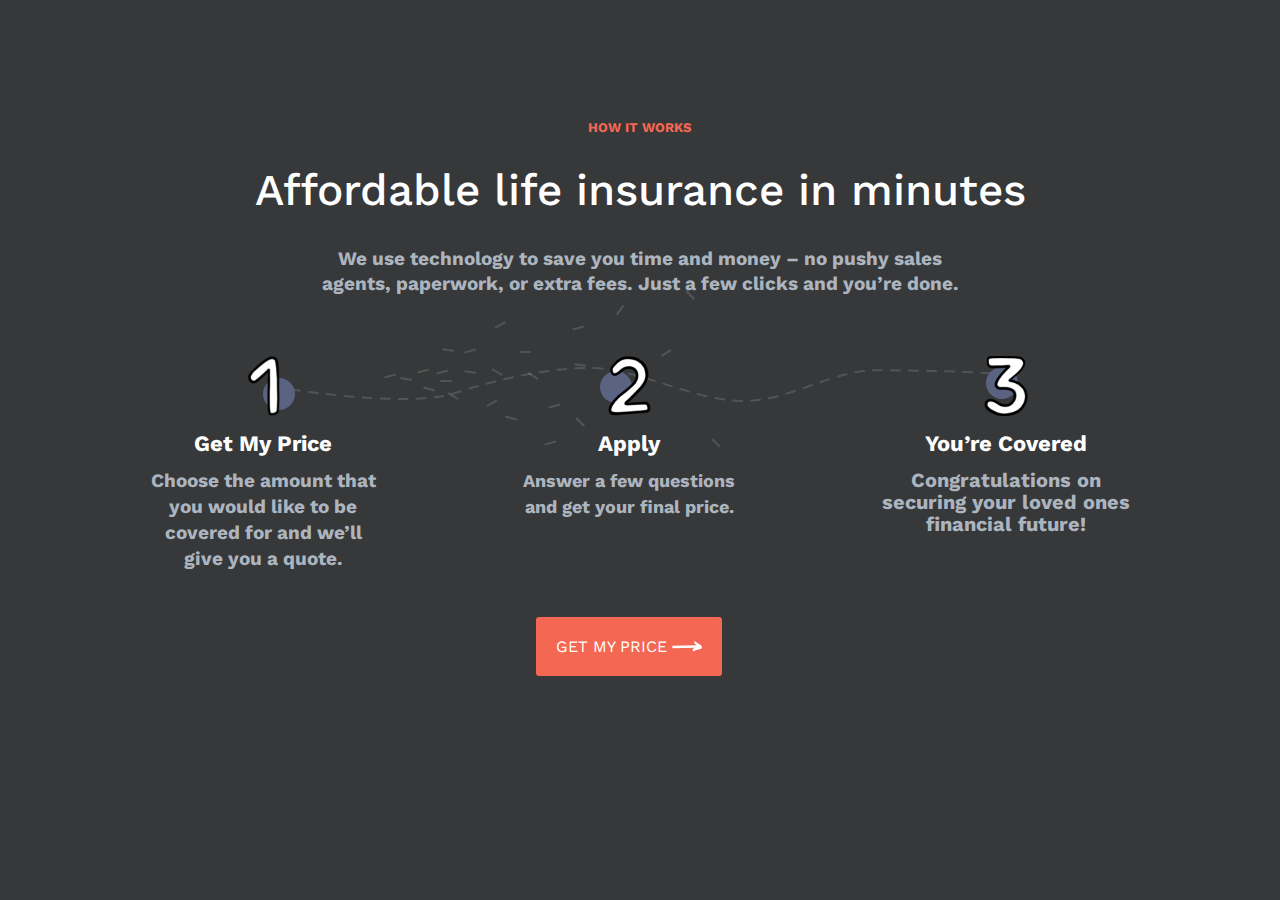
<file: index.html>
<!DOCTYPE html>
<html lang="en">

<head>
    <meta charset="UTF-8">
    <meta name="viewport" content="width=device-width, initial-scale=1.0">
    <title>Shadow Fiend</title>
    <link rel="stylesheet" href="./style.css">
    <link rel="shortcut icon" href="./vibes/favicon.ico" type="image/x-icon">
    <link rel="preconnect" href="https://fonts.gstatic.com">
    <link
        href="https://fonts.googleapis.com/css2?family=Work+Sans:ital,wght@0,100;0,200;0,300;0,400;0,500;0,600;0,700;0,800;0,900;1,100;1,200;1,300;1,400;1,500;1,600;1,700;1,800;1,900&display=swap"
        rel="stylesheet">
</head>


<body>
    <h5>HOW IT WORKS</h5>
    <h1 class="article">Affordable life insurance in minutes</h1>
    <h2 class="title">We use technology to save you time and money – no pushy sales agents, paperwork, or extra fees.
        Just a few
        clicks and you’re done.</h2>
    <section class="main-content">
        <div class="container">
            <div class="first-column">
                <div class="get col">


                </div>
                <h1 class="anchor-one">Get My Price</h1>
                <h2 class="content-one">Choose the amount that you would like to be covered for and we’ll give you a quote.</h2>
            </div>




            <div class="second-column">
                <div class="apply col">

                </div>
                <h1 class="anchor-two">Apply</h1>
                <h2 class="content-two">Answer a few questions and get your final price.</h2>
                <span>GET MY PRICE <img class="button" src="./vibes/Shape.svg"> </span>
            </div>


            <div class="third-column">
                <div class="cover col">


                </div>
                <h1 class="anchor-three">You’re Covered</h1>
                <h2 class="content-three">Congratulations on securing your loved ones financial future!</h2>
            </div>
        </div>
    </section>
</body>

</html>
</file>
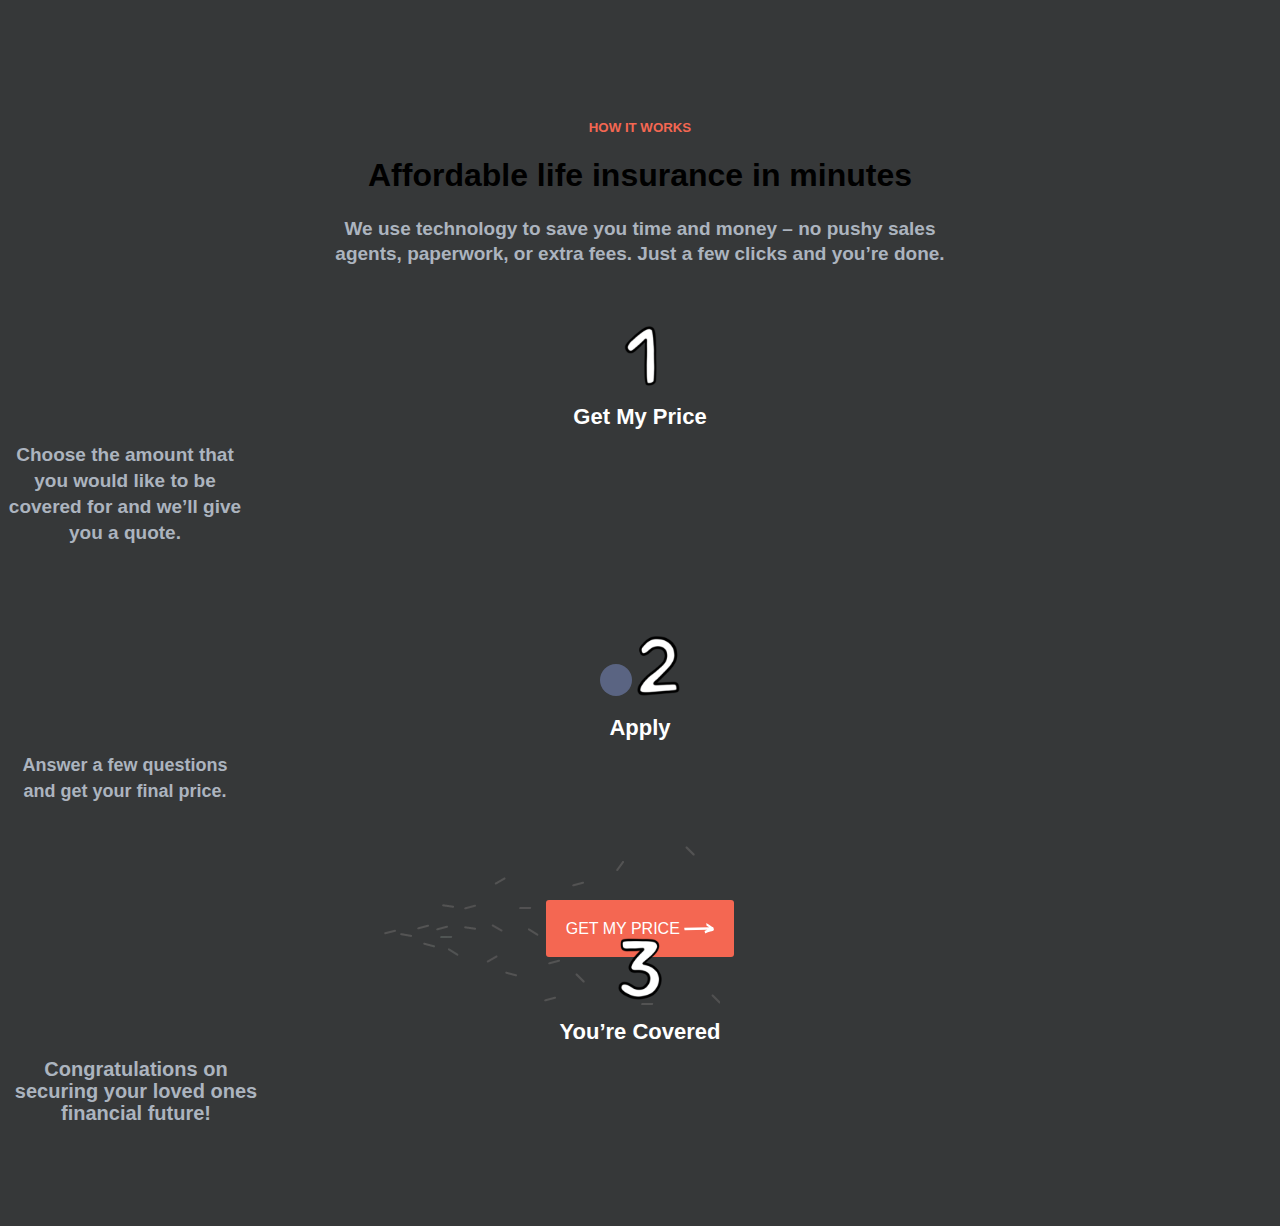
<file: rainbow.html>
<!DOCTYPE html>
<html lang="en">

<head>
    <meta charset="UTF-8">
    <meta name="viewport" content="width=device-width, initial-scale=1.0">
    <title>Shadow Fiend</title>
    <link rel="stylesheet" href="./style.css">
    <link rel="shortcut icon" href="./vibes/favicon.ico" type="image/x-icon">
</head>


<body>
    <h5>HOW IT WORKS</h5>
    <h1>Affordable life insurance in minutes</h1>
    <h2 class="title">We use technology to save you time and money – no pushy sales agents, paperwork, or extra fees. Just a few
        clicks and you’re done.</h2>
    <div class="get">
        <img class="one" src="vibes/Rectangle.svg">
        <h1 class="anchor-one">Get My Price</h1>
        <h2 class="content-one">Choose the amount that you would like to be covered for and we’ll give you a quote.</h2>
    </div>




    <div class="apply">

        <div class="contain">
            <img class="background-second" src="vibes/circle.svg">
            <img class="background-first" src="vibes/Rectangle(2).svg">
        </div>

        <h1  class="anchor-two">Apply</h1>
        <h2 class="content-two">Answer a few questions and get your final price.</h2>


        <span>GET MY PRICE <img class="button" src="./vibes/Shape.svg"> </span>
    </div>


    <div class="cover">
        <img class="three" src="vibes/3 1.svg">
        <h1  class="anchor-three">You’re Covered</h1>
        <h2 class="content-three">Congratulations on securing your loved ones financial future!</h2>
    </div>
</body>

</html>
</file>
<file: style.css>
body {
    background: #363839;
    text-align: center;
    font-family: 'Work Sans', sans-serif;
  
}

.article {
    line-height: 52px;
    font-size: 44px;
    font-weight: 500;
    color:white;
}

h5 {
    margin-top: 120px;
    color: #F46752;
}



.title {
    margin: 0 auto;
    text-align: center;
    color: #ACB4BF;
    font-size: 19px;
    height: 60px;
    width: 650px;
    line-height: 25px;
    margin-bottom: 50px;
}




.anchor-one {
    font-size: 22px;
    height: 22px;
    color: white;
}

.content-one {
    height: 78px;
    width: 234px;
    color: #ACB4BF;
    font-size: 19px;
    line-height: 26px;
    padding-bottom: 100px;
}



.anchor-two {
    font-size: 22px;
    height: 22px;
    color: white;
}

.content-two {
    height: 54px;
    width: 234px;
    color: #ACB4BF;
    font-size: 18px;
    line-height: 26px;
    padding-bottom: 100px;
}


.anchor-three {
    font-size: 22px;
    height: 22px;
    color: white;
}

.content-three {
    height: 52px;
    width: 256px;
    color: #ACB4BF;
    font-size: 20px;
    line-height: 22px;
    padding-bottom: 100px;
}

span {
    background-color: #F46752;
    color: white;
    padding: 20px;
    margin-top: 20px;
    border-radius: 3px;

}

.button {
    background: #F46752;
}
.confetti {
    float: left;
}

.first-column,
.second-column,
.third-column {
    float:left;
    margin:0 66px;
   
}

.container {
    max-width: max-content;
    margin-top: 73px;
    margin: 0 auto;
   
}

.container:after {
    content: " ";
    display: block;
    clear: both;
    
}

.get.col {
    min-height: 60px;
    background-image: url('./vibes/one.svg'), url('./vibes/circle.svg');
    background-repeat: no-repeat, no-repeat;
    background-position: center, 117px 22px;
}
.apply.col {
    min-height: 60px;
    background-image: url('./vibes/two.png'), url('./vibes/circle.svg');
    background-repeat: no-repeat, no-repeat;
    background-position: center, 88px 15px;

}
 
 .cover.col {
    min-height: 60px;
    background-image: url('./vibes/3.svg'), url('./vibes/circle.svg');
    background-repeat: no-repeat, no-repeat;
    background-position: center, 108px 11px;
    
}
.container {
    background-image: url('./vibes/Path17.svg');
    background-repeat:no-repeat, no-repeat;
    background-position:right 200px bottom 260px;
}
body {
    background-image: url('./vibes/confetti.svg');
    background-repeat: no-repeat, no-repeat;
    background-position:right 560px bottom 220px;
}
</file>
